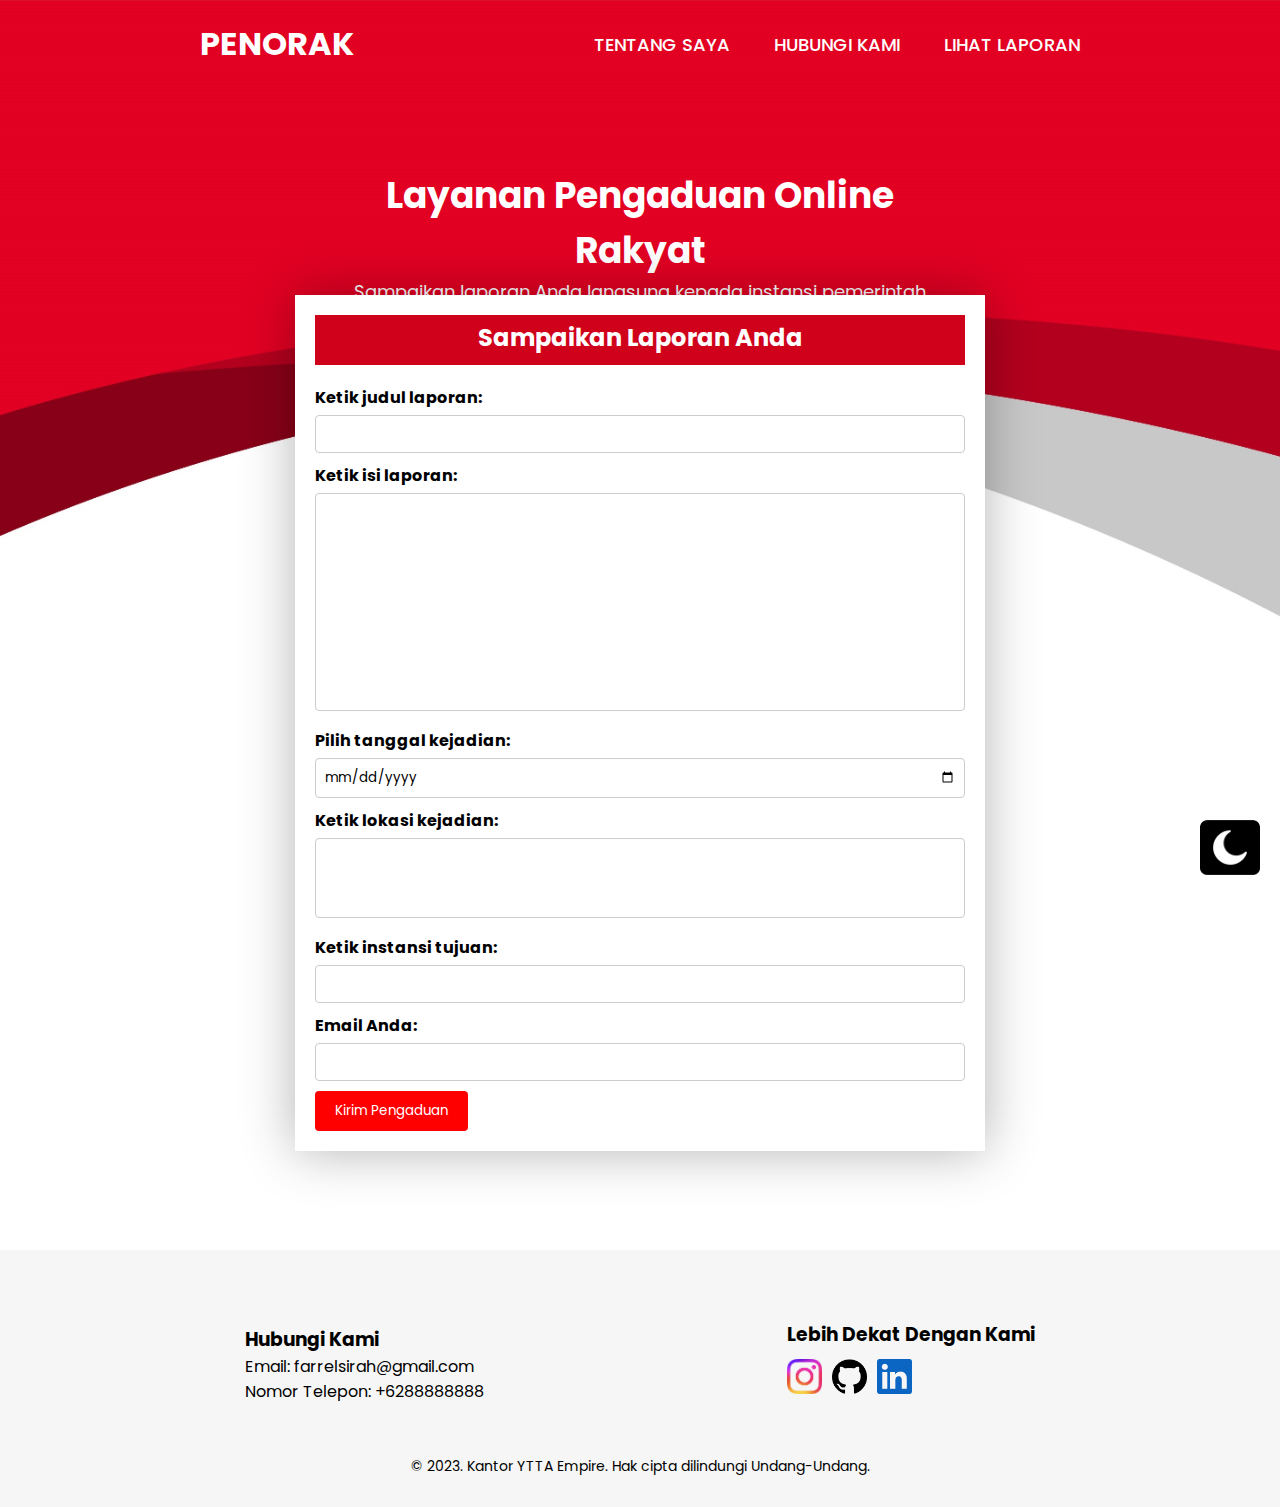
<file: index.html>
<!DOCTYPE html>
<html lang="en">
<head>
  <meta charset="UTF-8">
  <meta name="viewport" content="width=device-width, initial-scale=1.0">
  <title>PENORAK - Pengaduan Online Rakyat</title>
  <link rel="stylesheet" href="style.css">
</head>
<body>
  <a id="dark-mode-toggle" class="dark-mode-logo"></a>
  <div class="image-container">
    <div class="content">
      <h1 class="main-title">Layanan Pengaduan Online Rakyat</h1>
      <p class="description">Sampaikan laporan Anda langsung kepada instansi pemerintah berwenang</p>
    </div>
    <div class="form-background">
      <div class="form-container">
        <div class="form-title">
          <h2>Sampaikan Laporan Anda</h2>
        </div>
        <form method="POST" action="lihat_laporan.php">
          <label for="judul">Ketik judul laporan:</label>
          <input type="text" id="judul" name="judul" required>
      
          <label for="isi">Ketik isi laporan:</label>
          <textarea id="isi" name="isi" rows="10" required style="resize: none;"></textarea>
      
          <label for="tanggal">Pilih tanggal kejadian:</label>
          <input type="date" id="tanggal" name="tanggal" required>
      
          <label for="lokasi">Ketik lokasi kejadian:</label>
          <textarea id="lokasi" name="lokasi" required style="resize: none;"></textarea>
      
          <label for="instansi">Ketik instansi tujuan:</label>
          <input type="text" id="instansi" name="instansi" required>

          <label for="email">Email Anda:</label>
          <input type="email" id="email" name="email" required>
      
          <input type="submit" value="Kirim Pengaduan" id="kirim-button" style="background-color: #ff0000; color: #fff;">
        </form>
      </div>
    </div>
  </div>
  <header class="header">
    <a href="index.html" class="logo">PENORAK</a>
    <nav class="navbar">
      <a href="about_me.html">TENTANG SAYA</a>
      <a href="#footer">HUBUNGI KAMI</a>
      <a href="lihat_laporan.php">LIHAT LAPORAN</a>
  </header>
  <footer id="footer">
    <div class="footer-content">
      <div class="contact-info">
        <h3>Hubungi Kami</h3>
        <p>Email: <a href="mailto:farrelsirah@email.com">farrelsirah@gmail.com</a></p>
        <p>Nomor Telepon: <a href="tel:+6288888888">+6288888888</a></p>
      </div>
      <div class="social-media">
        <h3>Lebih Dekat Dengan Kami</h3>
        <ul>
          <li><a href="https://www.instagram.com/"><img src="./assets/instagram-logo.png" width="35"></a></li>
          <li><a id="github-logo" href="https://github.com/"><img src="./assets/light_mode/github-logo.png" width="35"></a></li>
          <li><a href="https://www.linkedin.com/"><img src="./assets/linkedin-logo.png" width="35"></a></li>
        </ul>
      </div>
    </div>
    <div class="copyright">
      <p>&copy; 2023. Kantor YTTA Empire. Hak cipta dilindungi Undang-Undang.</p>
    </div>
  </footer>
  <script>
    const darkModeToggle = document.getElementById('dark-mode-toggle');
    const imageContainer = document.querySelector('.image-container');

    function enableDarkMode() {
      document.body.classList.add('dark-mode');
      imageContainer.style.backgroundImage = 'none';
      const inputs = document.querySelectorAll('input[type="text"], input[type="date"], textarea, input[type="email"]');
      for (let i = 0; i < inputs.length; i++) {
        inputs[i].style.backgroundColor = '#161616';
        inputs[i].style.color = '#fff';
        inputs[i].style.borderColor = '#505050';
      }
    }

    function disableDarkMode() {
      document.body.classList.remove('dark-mode');
      imageContainer.style.backgroundImage = 'url("./assets/background.jpg")';
      const inputs = document.querySelectorAll('input[type="text"], input[type="date"], textarea, input[type="email"]');
      for (let i = 0; i < inputs.length; i++) {
        inputs[i].style.backgroundColor = '#fff';
        inputs[i].style.color = '#000';
        inputs[i].style.borderColor = '#ccc';
      }
    }

    function toggleDarkMode() {
      if (document.body.classList.contains('dark-mode')) {
        disableDarkMode();
      } else {
        enableDarkMode();
      }
    }

    darkModeToggle.addEventListener('click', toggleDarkMode);
  </script>
  <script>
    const kirimButton = document.getElementById('kirim-button');
  
    kirimButton.addEventListener('click', function (event) {
      const konfirmasi = confirm("Apakah Anda yakin ingin mengirim pengaduan?");
      if (!konfirmasi) {
        event.preventDefault();
      }
    });
  </script>
  
</body>
</html>
</file>
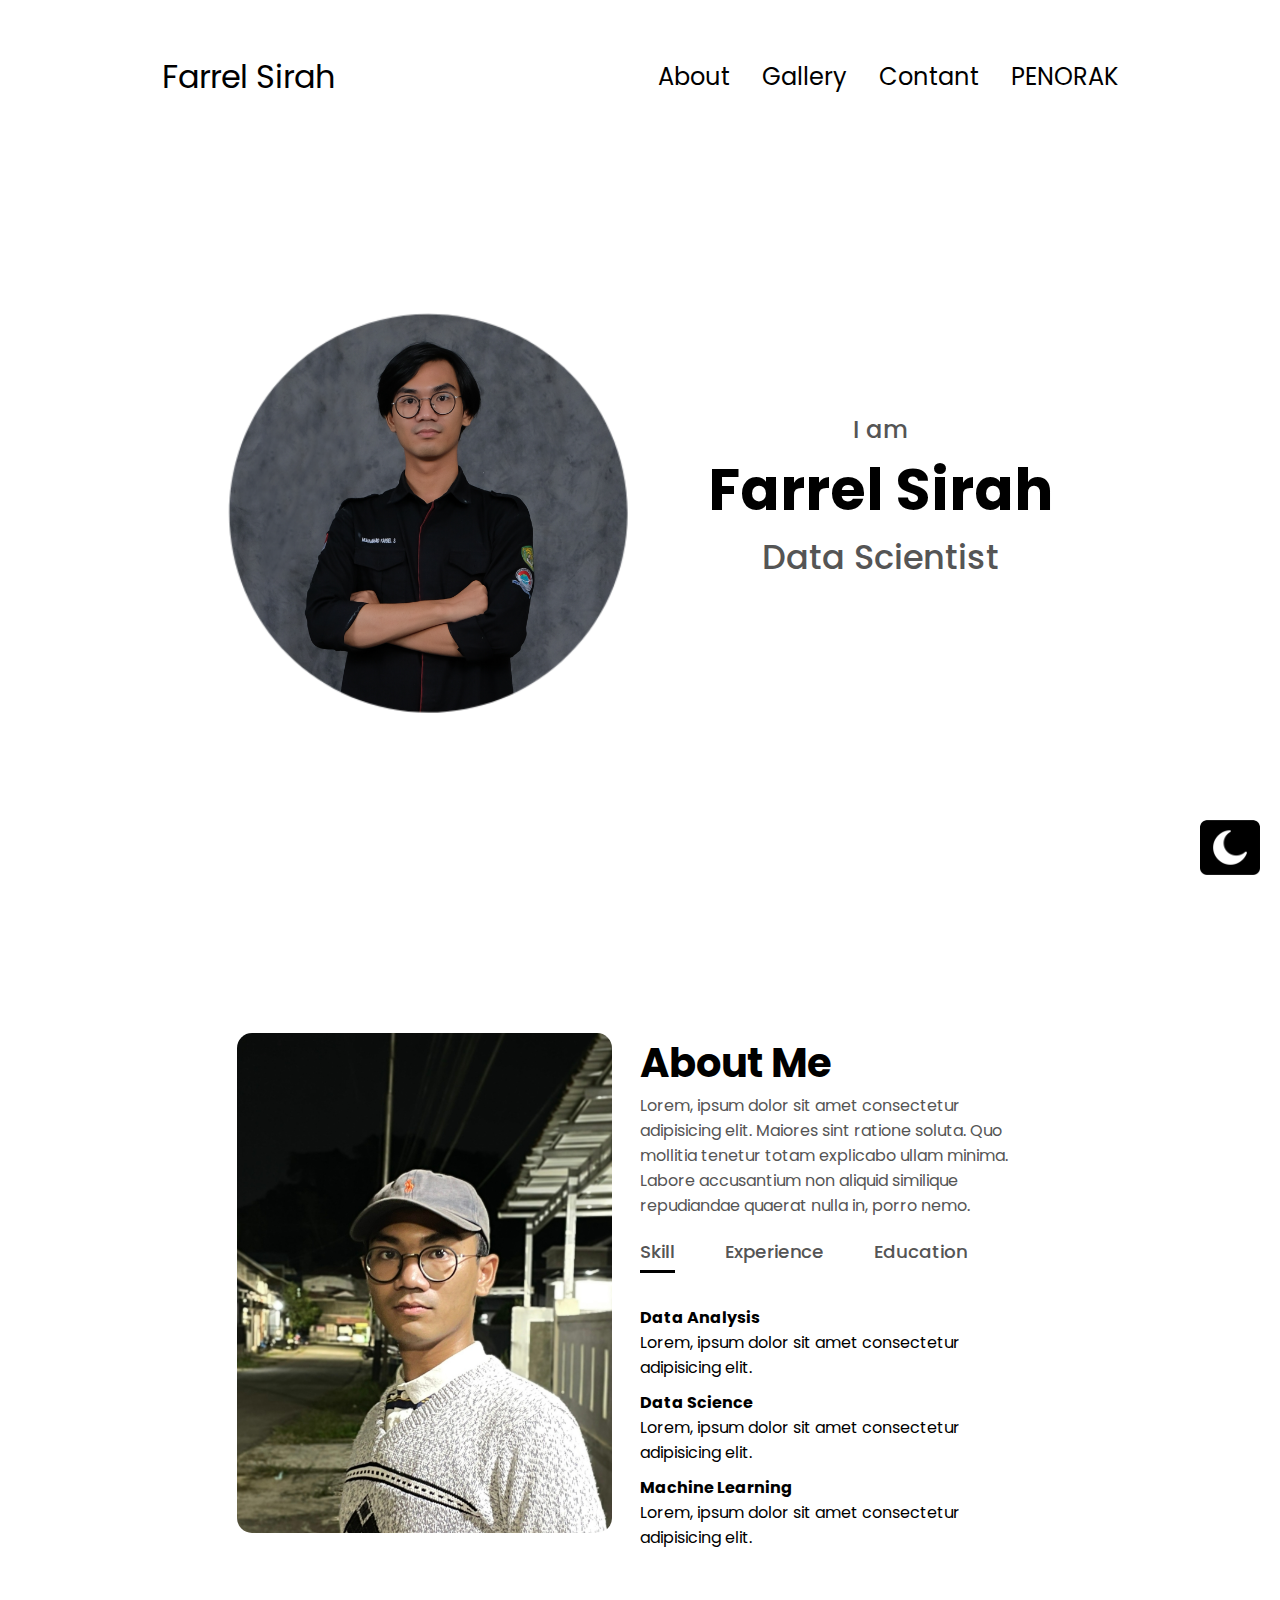
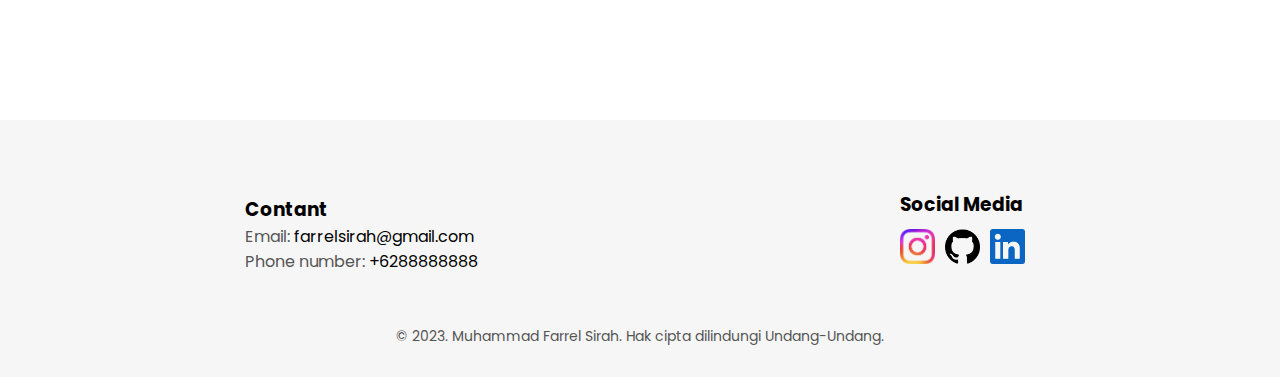
<file: about_me.html>
<!DOCTYPE html>
<html lang="en">
<head>
    <meta charset="UTF-8">
    <meta name="viewport" content="width=device-width, initial-scale=1.0">
    <title>Farrel Sirah</title>
    <link rel="stylesheet" href="style_about_me.css">
</head>
<body>
    <a id="dark-mode-toggle" class="dark-mode-logo"></a>
    <nav id="navbar">
        <div class="navbar-name">Farrel Sirah</div>
        <div>
            <ul class="navbar-links">
                <li><a href="#about">About</a></li>
                <li><a href="#gallery">Gallery</a></li>
                <li><a href="#contact-info">Contant</a></li>
                <li><a href="index.html">PENORAK</a></li>
            </ul>
        </div>
    </nav>
    <nav id="profile">
        <div class="profile-pic">
            <img src="./assets/profile-pic.png" alt="Farrel Sirah">
        </div>
        <div class="profile-text">
            <p class="profile-text-greeting">I am</p>
            <h1 class="profile-text-name">Farrel Sirah</h1>
            <p class="profile-text-role">Data Scientist</p>
        </div>
    </nav>
    <div id="about">
        <div class="about-row">
            <div class="about-image">
                <img src="./assets/about-me-pic.jpg" alt="Farrel Sirah" height="500px">
            </div>
            <div class="about-text">
                <h1 class="about-text-title">About Me</h1>
                <p>Lorem, ipsum dolor sit amet consectetur adipisicing elit. Maiores sint ratione soluta. Quo mollitia tenetur totam explicabo ullam minima. Labore accusantium non aliquid similique repudiandae quaerat nulla in, porro nemo.</p>
                <div class="about-tab">
                    <p class="about-tab-links active-link" onclick="openTab('skills')">Skill</p>
                    <p class="about-tab-links" onclick="openTab('experience')">Experience</p>
                    <p class="about-tab-links"onclick="openTab('education')">Education</p>
                </div>
                <div class="about-tab-contents active-tab" id="skills">
                    <ul>
                        <li><span>Data Analysis</span><br>Lorem, ipsum dolor sit amet consectetur adipisicing elit.</li>
                        <li><span>Data Science</span><br>Lorem, ipsum dolor sit amet consectetur adipisicing elit.</li>
                        <li><span>Machine Learning</span><br>Lorem, ipsum dolor sit amet consectetur adipisicing elit.</li>
                    </ul>
                </div>
                <div class="about-tab-contents" id="experience">
                    <ul>
                        <li><span>2023 - current</span><br>Laboratory assistant</li>
                    </ul>
                </div>
                <div class="about-tab-contents" id="education">
                    <ul>
                        <li><span>2019 - 2020</span><br>SD Negeri 008 Samarinda</li>
                        <li><span>2020 - 2021</span><br>SMP Negeri 1 Samarinda</li>
                        <li><span>2021 - 2022</span><br>SMA Negeri 1 Samarinda</li>
                        <li><span>2022 - current</span><br>Universitas Mulawarman</li>
                    </ul>
                </div>
            </div>
        </div>
    </div>
    <footer id="footer" id="contact-info">
        <div class="footer-content">
          <div class="contact-info" id="contact-info">
            <h3>Contant</h3>
            <p>Email: <a href="mailto:farrelsirah@email.com">farrelsirah@gmail.com</a></p>
            <p>Phone number: <a href="tel:+6288888888">+6288888888</a></p>
          </div>
          <div class="social-media">
            <h3>Social Media</h3>
            <ul>
              <li><a href="https://www.instagram.com/"><img src="./assets/instagram-logo.png" width="35"></a></li>
              <li><a id="github-logo" href="https://github.com/"><img src="./assets/light_mode/github-logo.png" width="35"></a></li>
              <li><a href="https://www.linkedin.com/"><img src="./assets/linkedin-logo.png" width="35"></a></li>
            </ul>
          </div>
        </div>
        <div class="copyright">
          <p>&copy; 2023. Muhammad Farrel Sirah. Hak cipta dilindungi Undang-Undang.</p>
        </div>
    </footer>
    <script>
        const darkModeToggle = document.getElementById('dark-mode-toggle');
        const imageContainer = document.querySelector('.image-container');

        function enableDarkMode() {
        document.body.classList.add('dark-mode');
        }

        function disableDarkMode() {
        document.body.classList.remove('dark-mode');
        }

        function toggleDarkMode() {
        if (document.body.classList.contains('dark-mode')) {
            disableDarkMode();
        } else {
            enableDarkMode();
        }
        }

        darkModeToggle.addEventListener('click', toggleDarkMode);
    </script>
    <script>
        var tablinks = document.getElementsByClassName("about-tab-links");
        var tabcontents = document.getElementsByClassName("about-tab-contents");
        function openTab(tabname){
            for(var i = 0; i < tablinks.length; i++){
                tablinks[i].classList.remove("active-link");
            }
            for(var i = 0; i < tabcontents.length; i++){
                tabcontents[i].classList.remove("active-tab");
            }
            event.currentTarget.classList.add("active-link");
            document.getElementById(tabname).classList.add("active-tab");
        }
    </script>
</body>
</html>
</file>
<file: style.css>
@import url("https://fonts.googleapis.com/css2?family=Poppins:wght@300;400;500;600;700;800;900&display=swap");

* {
  margin: 0;
  padding: 0;
  box-sizing: border-box;
  font-family: "Poppins", "sans-serif";
}

body {
  min-height: 100vh;
  background-color: white;
}

.image-container {
  width: 100%;
  height: 1250px;
  background: url('./assets/background.jpg') no-repeat;
  background-size: cover;
  background-position: center;
}

.header {
  position: absolute;
  top: 0;
  left: 0;
  width: 100%;
  padding: 20px 200px;
  background: transparent;
  display: flex;
  justify-content: space-between;
  align-items: center;
  z-index: 100; 
}

.logo {
  font-size: 32px;
  color: #fff;
  text-decoration: none;
  font-weight: 700;
}

.navbar a {
  position: relative;
  font-size: 18px;
  color: #fff;
  font-weight: 500;
  text-decoration: none;
  margin-left: 40px;
}

.navbar a::before {
  content: '';
  position: absolute;
  top: 100%;
  left: 0;
  width: 0;
  height: 2px;
  background-color: #fff;
  transition: .3s;
}

.navbar a:hover::before {
  width: 100%;
}

.content {
  position: absolute;
  top: 50%;
  left: 50%;
  transform: translate(-50%, -50%);
  text-align: center;
  color: #fff;
  margin-top: -200px;
}

.main-title {
  font-size: 36px;
}

.description {
  font-size: 18px;
}

.form-background {
  background-color: #fff;
  padding: 20px;
  box-shadow: 0px 0px 50px rgba(0, 0, 0, 0.3);
  max-width: 700px;
  margin: 0 auto;
  top: 723px;
  left: 50%;
  transform: translate(-50%, -50%);
  position: absolute;
}

.form-container {
  width: 650px;
  margin: 0 auto;
  text-align: center;
}

.form-title {
  background-color: #d0021b;
  height: 50px;
  padding-top: 5px;
  color: #fff; /* Warna teks putih */
  margin-bottom: 20px; 
}

h2 {
  font-size: 24px;
  margin-bottom: 40px;
}

form {
  text-align: left;
}

label {
  display: block;
  margin-bottom: 5px;
  font-weight: bold;
}

input[type="text"],
input[type="date"],
input[type="email"] {
  width: 100%;
  padding: 8px;
  margin-bottom: 10px;
  border: 1px solid #ccc;
  border-radius: 4px;
}

textarea {
  width: 100%;
  padding: 8px;
  margin-bottom: 10px;
  border: 1px solid #ccc;
  border-radius: 4px;
  resize: vertical;
}

input[type="submit"] {
  background-color: #007bff;
  color: #fff;
  padding: 10px 20px;
  border: none;
  border-radius: 4px;
  cursor: pointer;
}

input[type="submit"]:hover {
  background-color: #0056b3;
}

body {
  margin: 0;
  padding: 0;
}

.wrapper {
  min-height: 100vh;
  display: flex;
  flex-direction: column;
}

.content {
  flex: 1;
  padding: 20px;
}

.footer-content {
  display: flex;
  justify-content: space-between;
  background-color: #f6f6f6;
  color: black;
  padding: 45px;
  bottom: 0;
}

.contact-info {
  padding-left: 200px;
  padding-top: 30px;
  color: black;
}

.social-media {
  padding-top: 25px;
  padding-right: 200px;
}

.social-media ul {
  list-style: none;
  display: flex;
}

.social-media ul li {
  margin-bottom: 10px;
  margin-right: 10px;
  margin-top: 10px;
}

.social-media ul li a {
  text-decoration: none;
  color: black;
}

.social-media ul li a:hover {
  text-decoration: underline;
}

.dark-mode {
  background-color: #292929;
  color: #fff;
  color: rgb(113, 113, 113)
}

.dark-mode .form-background {
  background-color: #161616;
  color: #fff;
  box-shadow: 0px 0px 50px rgba(0, 0, 0, 0.3);
}

.dark-mode.image-container {
  background-image: none;
}

.dark-mode .footer-content {
  background-color: #1c1c1c;
  color: #fff;
}

.dark-mode .contact-info {
  color: white;
}

.dark-mode .social-media ul li a {
  text-decoration: none;
  color: white;
}

.copyright {
  text-align: center;
  font-size: 14px;
  color: black;
  background-color: #f6f6f6;
  padding-bottom: 30px;
}

.dark-mode .copyright {
  color:white;
  background-color: #1c1c1c;
}


.dark-mode-logo {
  position: fixed;
  bottom: 20px;
  right: 20px;
  background-image: url('./assets/light_mode/dark-mode-icon.png');
  border-radius: 10%;
  background-size: contain;
  background-repeat: no-repeat;
  width: 60px;
  height: 60px;
}

.dark-mode .dark-mode-logo {
  content: url('./assets/dark_mode/light-mode-icon.png');
  border-radius: 10%;
}

html {
  scroll-behavior: smooth;
}

.contact-info p a {
  color: black;
  text-decoration: none;
}

.dark-mode .contact-info p a {
  color: #fff;
}

.dark-mode .contact-info p a:hover {
  text-decoration: none;
}

.dark-mode #github-logo img {
  content: url('./assets/dark_mode/github-logo.png');
}

textarea#lokasi {
  height: 80px;
}
</file>
<file: style_about_me.css>
@import url("https://fonts.googleapis.com/css2?family=Poppins:wght@300;400;500;600&display=swap");

/* General */

* {
    margin: 0;
    padding: 0;
}

body {
    font-family: "Poppins", sans-serif;
}

html {
    scroll-behavior: smooth;
}

p {
    color: rgb(85, 85, 85);
}


/* Transition */

a {
    transition: all 500ms ease;
}

/* navigation bar */

nav {
    display: flex;
}

.navbar-links {
    display: flex;
}

nav {
    justify-content: space-around;
    align-items: center;
    height: 17vh;
}

.navbar-links {
    gap: 2rem;
    list-style: none;
    font-size: 1.5rem;
}

a {
    color: black;
    text-decoration: none;
    text-decoration-color: white;
}

a:hover {
    color: grey;
    text-decoration: underline;
    text-underline-offset: 1rem;
    text-decoration-color: rgb(181, 181, 181);
}

.navbar-name {
    font-size: 2rem;
}

.navbar-name:hover {
    cursor: default;
}

#profile {
    display: flex;
    justify-content: center;
    gap: 5rem;
    height: 80vh;
}

.profile-pic {
    display: flex;
    height: 400px;
    width: 400px;
    margin: auto 0;
}

.profile-text {
    align-self: center;
    text-align: center;
}

.profile-text p {
    font-weight: 500;
}

.profile-text-greeting {
    font-size: 1.5rem;
    text-align: center;
}

.profile-text-name {
    font-size: 3.6rem;
    text-align: center;
}

.profile-text-role {
    font-size: 2.1rem;
    margin-bottom: 2rem;
}

/* About */

#about {
    padding: 160px 18.5%;
}

.about-row {
    display: flex;
    justify-content: space-between;
    flex-wrap: wrap;
}

.about-image {
    flex-basis: 35%;
}

.about-image img {
    border-radius: 15px;

}

.about-text {
    flex-basis: 50%;

}

.about-text-title {
    font-size: 40px;
}

.about-tab {
    display: flex;
    margin: 20px 0 40px;
}

.about-tab-links {
    margin-right: 50px;
    font-size: 1.15rem;
    font-weight: 500;
    cursor: pointer;
    position: relative;
}

.about-tab-links::after {
    content: '';
    width: 0;
    height: 3px;
    background: black;
    position: absolute;   
    left: 0;
    bottom: -8px;
    transition: 500ms;
}

.about-tab-links.active-link::after {
    width: 100%;
}

.about-tab-contents ul li{
    list-style: none;
    margin: 10px 0;
}

.about-tab-contents ul li span{
    font-weight: bold;
}

.about-tab-contents {
    display: none;
}

.about-tab-contents.active-tab {
    display: block;
}

body.dark-mode {
    background-color: #292929;
    color: white;
}

.dark-mode p, .dark-mode h1, .dark-mode h2, .dark-mode a {
    color: white;
}

.dark-mode .about-tab-links::after {
    background-color: white;
}

.footer-content {
    display: flex;
    justify-content: space-between;
    background-color: #f6f6f6;
    color: black;
    padding: 45px;
    bottom: 0;
  }
  
.contact-info {
    padding-left: 200px;
    padding-top: 30px;
    color: black;
}

.social-media {
    padding-top: 25px;
    padding-right: 200px;
}

.social-media ul {
    list-style: none;
    display: flex;
}

.social-media ul li {
    margin-bottom: 10px;
    margin-right: 10px;
    margin-top: 10px;
}

.social-media ul li a {
    text-decoration: none;
    color: black;
}

.social-media ul li a:hover {
    text-decoration: underline;
}

.copyright {
    text-align: center;
    font-size: 14px;
    color: black;
    background-color: #f6f6f6;
    padding-bottom: 30px;
}

.dark-mode {
    background-color: #292929;
    color: #fff;
    color: rgb(113, 113, 113)
}

.dark-mode .form-background {
    background-color: #161616;
    color: #fff;
    box-shadow: 0px 0px 50px rgba(0, 0, 0, 0.3);
}

.dark-mode.image-container {
    background-image: none;
}

.dark-mode .footer-content {
    background-color: #1c1c1c;
    color: #fff;
}

.dark-mode .contact-info {
    color: white;
}

.dark-mode .social-media ul li a {
    text-decoration: none;
    color: white;
}

.dark-mode .copyright {
    color:white;
    background-color: #1c1c1c;
}


.dark-mode-logo {
    position: fixed;
    bottom: 20px;
    right: 20px;
    background-image: url('./assets/light_mode/dark-mode-icon.png');
    border-radius: 10%;
    background-size: contain;
    background-repeat: no-repeat;
    width: 60px;
    height: 60px;
}

.dark-mode .dark-mode-logo {
    content: url('./assets/dark_mode/light-mode-icon.png');
    border-radius: 10%;
}

.dark-mode #github-logo img {
    content: url('./assets/dark_mode/github-logo.png');
  }
</file>
